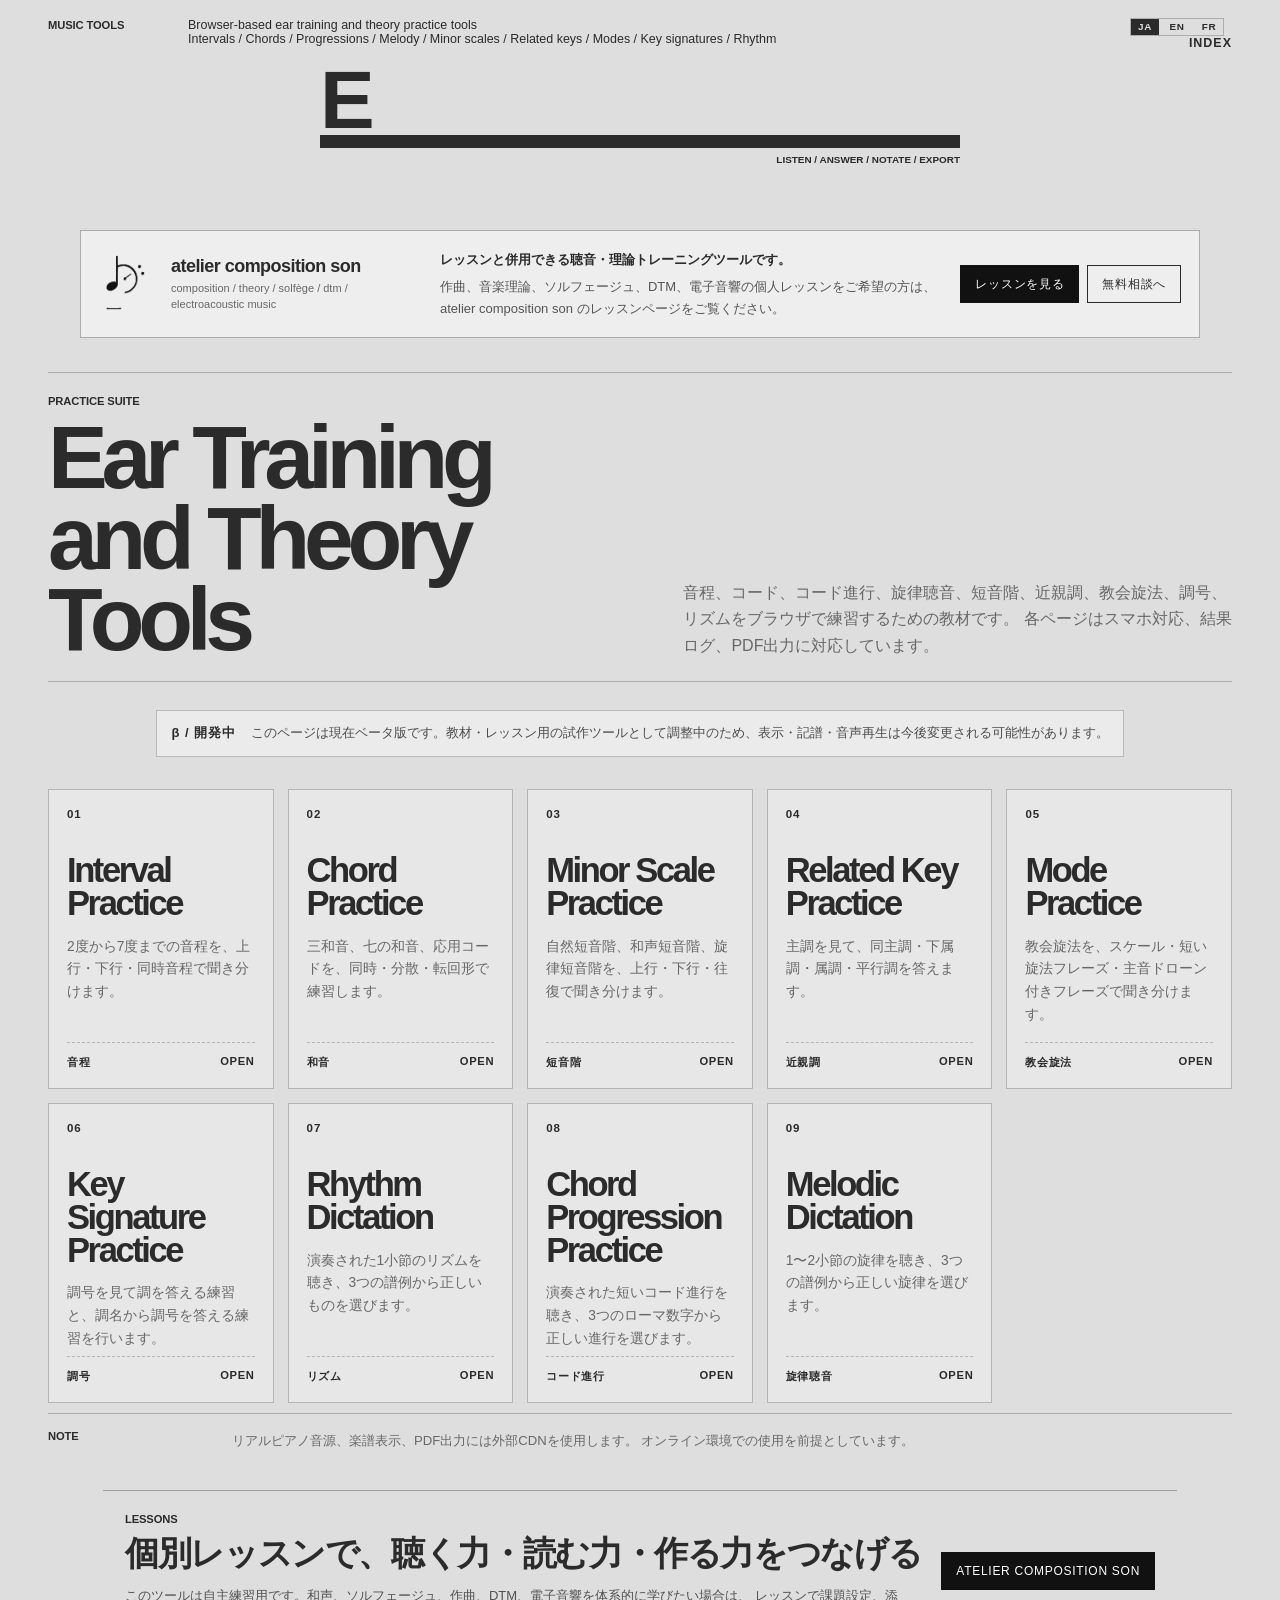
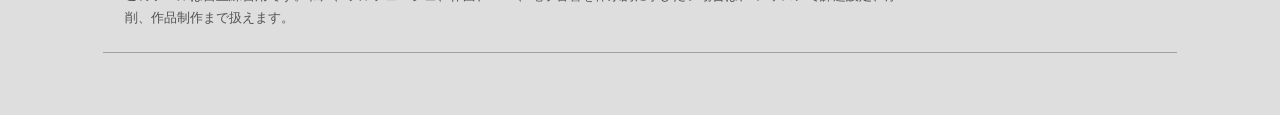
<file: index.html>
<!doctype html>
<html lang="ja">
<head>
  <meta charset="utf-8" />
  <meta name="viewport" content="width=device-width, initial-scale=1" />
  <title>Ear Training Tools | Music Practice</title>
  <link rel="stylesheet" href="style.css" />
</head>
<body>
  <main class="screen hub-screen">
    <header class="topbar">
      <div class="top-item">
        <span class="label">MUSIC TOOLS</span>
      </div>
      <div class="top-copy">
        <span>Browser-based ear training and theory practice tools</span>
        <span>Intervals / Chords / Progressions / Melody / Minor scales / Related keys / Modes / Key signatures / Rhythm</span>
      </div>
      <div class="top-count">
        <span>INDEX</span>
      </div>
    </header>

    <section class="brand-zone hub-brand">
      <div class="big-mark">E</div>
      <div class="brand-line"></div>
      <div class="brand-sub">LISTEN / ANSWER / NOTATE / EXPORT</div>
    </section>

<section class="acs-lesson-banner" aria-label="atelier composition son">
  <div class="acs-logo-block">
    <img src="assets/acs-logo.png" alt="atelier composition son" class="acs-logo-image">

    <div>
      <div class="acs-name">atelier composition son</div>
      <div class="acs-sub">composition / theory / solfège / DTM / electroacoustic music</div>
    </div>
  </div>

  <div class="acs-lesson-copy">
    <strong>レッスンと併用できる聴音・理論トレーニングツールです。</strong>
    <span>作曲、音楽理論、ソルフェージュ、DTM、電子音響の個人レッスンをご希望の方は、atelier composition son のレッスンページをご覧ください。</span>
  </div>

  <div class="acs-actions">
    <a class="acs-button primary" href="https://ateliercompositionson.com/ja/" target="_blank" rel="noopener noreferrer">レッスンを見る</a>
    <a class="acs-button" href="https://ateliercompositionson.com/ja/#contact" target="_blank" rel="noopener noreferrer">無料相談へ</a>
  </div>
</section>

    <section class="hub-intro">
      <div>
        <div class="panel-title">PRACTICE SUITE</div>
        <h1>Ear Training<br>and Theory Tools</h1>
      </div>
      <p>
        音程、コード、コード進行、旋律聴音、短音階、近親調、教会旋法、調号、リズムをブラウザで練習するための教材です。
        各ページはスマホ対応、結果ログ、PDF出力に対応しています。
      </p>
    </section>

      <div class="beta-note">
        <strong>β / 開発中</strong>
        <span>このページは現在ベータ版です。教材・レッスン用の試作ツールとして調整中のため、表示・記譜・音声再生は今後変更される可能性があります。</span>
      </div>


    <section class="tool-grid">
      <a class="tool-card" href="intervals/">
        <div class="card-number">01</div>
        <div class="card-main">
          <h2>Interval Practice</h2>
          <p>2度から7度までの音程を、上行・下行・同時音程で聞き分けます。</p>
        </div>
        <div class="card-meta">
          <span>音程</span>
          <span>OPEN</span>
        </div>
      </a>

      <a class="tool-card" href="chords/">
        <div class="card-number">02</div>
        <div class="card-main">
          <h2>Chord Practice</h2>
          <p>三和音、七の和音、応用コードを、同時・分散・転回形で練習します。</p>
        </div>
        <div class="card-meta">
          <span>和音</span>
          <span>OPEN</span>
        </div>
      </a>

      <a class="tool-card" href="minor-scales/">
        <div class="card-number">03</div>
        <div class="card-main">
          <h2>Minor Scale Practice</h2>
          <p>自然短音階、和声短音階、旋律短音階を、上行・下行・往復で聞き分けます。</p>
        </div>
        <div class="card-meta">
          <span>短音階</span>
          <span>OPEN</span>
        </div>
      </a>

      <a class="tool-card" href="related-keys/">
        <div class="card-number">04</div>
        <div class="card-main">
          <h2>Related Key Practice</h2>
          <p>主調を見て、同主調・下属調・属調・平行調を答えます。</p>
        </div>
        <div class="card-meta">
          <span>近親調</span>
          <span>OPEN</span>
        </div>
      </a>

      <a class="tool-card" href="modes/">
        <div class="card-number">05</div>
        <div class="card-main">
          <h2>Mode Practice</h2>
          <p>教会旋法を、スケール・短い旋法フレーズ・主音ドローン付きフレーズで聞き分けます。</p>
        </div>
        <div class="card-meta">
          <span>教会旋法</span>
          <span>OPEN</span>
        </div>
      </a>

      <a class="tool-card" href="key-signatures/">
        <div class="card-number">06</div>
        <div class="card-main">
          <h2>Key Signature Practice</h2>
          <p>調号を見て調を答える練習と、調名から調号を答える練習を行います。</p>
        </div>
        <div class="card-meta">
          <span>調号</span>
          <span>OPEN</span>
        </div>
      </a>

      <a class="tool-card" href="rhythm/">
        <div class="card-number">07</div>
        <div class="card-main">
          <h2>Rhythm Dictation</h2>
          <p>演奏された1小節のリズムを聴き、3つの譜例から正しいものを選びます。</p>
        </div>
        <div class="card-meta">
          <span>リズム</span>
          <span>OPEN</span>
        </div>
      </a>

      <a class="tool-card" href="progressions/">
        <div class="card-number">08</div>
        <div class="card-main">
          <h2>Chord Progression Practice</h2>
          <p>演奏された短いコード進行を聴き、3つのローマ数字から正しい進行を選びます。</p>
        </div>
        <div class="card-meta">
          <span>コード進行</span>
          <span>OPEN</span>
        </div>
      </a>
      <a class="tool-card" href="melodic/">
        <div class="card-number">09</div>
        <div class="card-main">
          <h2>Melodic Dictation</h2>
          <p>1〜2小節の旋律を聴き、3つの譜例から正しい旋律を選びます。</p>
        </div>
        <div class="card-meta">
          <span>旋律聴音</span>
          <span>OPEN</span>
        </div>
      </a>

    </section>

    <section class="hub-footer">
      <div class="panel-title">NOTE</div>
      <p>
        リアルピアノ音源、楽譜表示、PDF出力には外部CDNを使用します。
        オンライン環境での使用を前提としています。
      </p>
    </section>

    <section class="lesson-footer-cta">
      <div>
        <div class="panel-title">LESSONS</div>
        <h2>個別レッスンで、聴く力・読む力・作る力をつなげる</h2>
        <p>
          このツールは自主練習用です。和声、ソルフェージュ、作曲、DTM、電子音響を体系的に学びたい場合は、
          レッスンで課題設定、添削、作品制作まで扱えます。
        </p>
      </div>
      <a class="acs-button primary" href="https://ateliercompositionson.com/ja/" target="_blank" rel="noopener noreferrer">atelier composition son</a>
    </section>

  </main>
  <script src="lang.js"></script>
</body>
</html>
</file>
<file: style.css>
* {
  box-sizing: border-box;
}

:root {
  --bg: #dedede;
  --ink: #2b2b2b;
  --muted: #686868;
  --line: #2f2f2f;
  --soft-line: rgba(47, 47, 47, 0.28);
  --panel: rgba(235, 235, 235, 0.72);
}

html {
  font-family: Helvetica, Arial, "Noto Sans JP", sans-serif;
  background: var(--bg);
  color: var(--ink);
}

body {
  margin: 0;
  min-height: 100vh;
}

a {
  color: inherit;
}

.screen {
  width: min(1440px, 100%);
  min-height: 100vh;
  margin: 0 auto;
  padding: 28px 48px 34px;
  display: grid;
  grid-template-rows: 42px 130px auto 1fr auto;
  gap: 18px;
  overflow-x: hidden;
}

.topbar {
  display: grid;
  grid-template-columns: 140px 1fr 140px;
  align-items: start;
  font-size: 0.78rem;
  line-height: 1.15;
}

.label,
.panel-title {
  font-size: 0.7rem;
  font-weight: 800;
  letter-spacing: -0.01em;
  text-transform: uppercase;
}

.top-copy {
  display: grid;
  justify-content: start;
}

.top-count {
  text-align: right;
  font-weight: 800;
  letter-spacing: 0.08em;
}

.brand-zone {
  width: min(640px, 58vw);
  justify-self: center;
  align-self: start;
  display: grid;
  gap: 10px;
}

.big-mark {
  font-size: clamp(52px, 7vw, 82px);
  font-weight: 900;
  line-height: 0.72;
  letter-spacing: -0.08em;
}

.brand-line {
  height: 13px;
  background: var(--ink);
  width: 100%;
}

.brand-sub {
  justify-self: end;
  max-width: 220px;
  text-align: right;
  font-size: 0.62rem;
  font-weight: 800;
  line-height: 1.12;
}

.hub-intro {
  display: grid;
  grid-template-columns: 1.1fr 1fr;
  gap: 32px;
  align-items: end;
  border-top: 1px solid var(--soft-line);
  border-bottom: 1px solid var(--soft-line);
  padding: 22px 0;
}

h1 {
  margin: 10px 0 0;
  font-size: clamp(2.6rem, 7vw, 6.5rem);
  line-height: 0.9;
  letter-spacing: -0.07em;
  font-weight: 900;
}

.hub-intro p,
.hub-footer p,
.tool-card p {
  margin: 0;
  color: var(--muted);
  line-height: 1.65;
}

.tool-grid {
  display: grid;
  grid-template-columns: repeat(auto-fit, minmax(220px, 1fr));
  gap: 14px;
  align-content: stretch;
}

.tool-card {
  min-height: 300px;
  border: 1px solid var(--soft-line);
  background: var(--panel);
  text-decoration: none;
  display: grid;
  grid-template-rows: auto 1fr auto;
  padding: 18px;
  transition: transform 0.12s ease, background 0.12s ease;
}

.tool-card:hover {
  transform: translateY(-2px);
  background: rgba(255, 255, 255, 0.32);
}

.card-number {
  font-size: 0.72rem;
  font-weight: 900;
  letter-spacing: 0.08em;
  margin-bottom: 34px;
}

.card-main h2 {
  margin: 0 0 16px;
  font-size: clamp(1.5rem, 2.7vw, 2.6rem);
  line-height: 0.95;
  letter-spacing: -0.07em;
  font-weight: 900;
}

.card-main p {
  font-size: 0.86rem;
}

.card-meta {
  border-top: 1px dashed var(--soft-line);
  padding-top: 12px;
  display: flex;
  justify-content: space-between;
  gap: 12px;
  font-size: 0.7rem;
  font-weight: 900;
  letter-spacing: 0.06em;
}

.hub-footer {
  border-top: 1px solid var(--soft-line);
  display: grid;
  grid-template-columns: 160px 1fr;
  gap: 24px;
  padding-top: 16px;
  font-size: 0.82rem;
}

@media (max-width: 1100px) {
  .tool-grid {
    grid-template-columns: repeat(2, 1fr);
  }

  .tool-card {
    min-height: 240px;
  }
}

@media (max-width: 760px) {
  .screen {
    width: 100%;
    min-height: 100vh;
    padding: 16px 12px 28px;
    grid-template-rows: auto;
    gap: 14px;
  }

  .topbar {
    grid-template-columns: 1fr auto;
    gap: 8px;
  }

  .top-copy {
    display: none;
  }

  .top-count {
    font-size: 0.72rem;
  }

  .brand-zone {
    width: 100%;
    justify-self: stretch;
    gap: 7px;
  }

  .big-mark {
    font-size: clamp(42px, 20vw, 76px);
    line-height: 0.8;
  }

  .brand-line {
    height: 10px;
  }

  .brand-sub {
    justify-self: start;
    max-width: none;
    text-align: left;
    font-size: 0.56rem;
  }

  .hub-intro {
    grid-template-columns: 1fr;
    gap: 14px;
    padding: 18px 0;
  }

  h1 {
    font-size: clamp(2.4rem, 15vw, 4.8rem);
  }

  .tool-grid {
    grid-template-columns: 1fr;
    gap: 10px;
  }

  .tool-card {
    min-height: 190px;
    padding: 16px;
  }

  .card-number {
    margin-bottom: 18px;
  }

  .hub-footer {
    grid-template-columns: 1fr;
    gap: 8px;
  }
}


/* Language toggle */
.language-toggle {
  display: inline-flex;
  border: 1px solid var(--soft-line, rgba(47,47,47,0.28));
  margin-right: 4px;
}

.lang-btn {
  border: 0;
  background: transparent;
  color: var(--ink, #2b2b2b);
  padding: 3px 6px;
  font-size: 0.62rem;
  line-height: 1;
  font-weight: 900;
  letter-spacing: 0.06em;
  min-height: auto;
}

.lang-btn:hover,
.lang-btn.active {
  background: var(--ink, #2b2b2b);
  color: var(--bg, #dedede);
}


/* Compact one-screen notation layout */
.notation,
.choice-notation {
  display: flex;
  align-items: center;
  justify-content: center;
  background: #ffffff;
}

.notation svg,
.choice-notation svg {
  display: block;
  margin-left: auto;
  margin-right: auto;
  max-width: 100%;
}

.choice-list {
  gap: 6px;
}

.choice-card {
  min-height: 0;
}

@media (min-width: 761px) {
  .screen {
    padding-top: 18px;
    padding-bottom: 18px;
    gap: 10px;
  }

  .brand-zone {
    gap: 6px;
  }

  .workbench {
    gap: 12px;
  }

  .bottom-area {
    gap: 12px;
  }
}


.beta-note {
  max-width: 1120px;
  margin: 18px auto 22px;
  padding: 12px 14px;
  border: 1px solid rgba(0, 0, 0, 0.22);
  background: rgba(255, 255, 255, 0.38);
  display: flex;
  gap: 14px;
  align-items: baseline;
  font-size: 13px;
  line-height: 1.6;
}

.beta-note strong {
  letter-spacing: 0.08em;
  white-space: nowrap;
}

.beta-note span {
  opacity: 0.82;
}

@media (max-width: 720px) {
  .beta-note {
    margin: 14px 12px 18px;
    display: block;
  }

  .beta-note strong {
    display: block;
    margin-bottom: 4px;
  }
}


/* atelier composition son lesson lead */
.acs-lesson-banner {
  max-width: 1120px;
  margin: 20px auto 24px;
  padding: 18px;
  border: 1px solid rgba(0, 0, 0, 0.28);
  background: rgba(255, 255, 255, 0.48);
  display: grid;
  grid-template-columns: minmax(260px, 0.9fr) minmax(320px, 1.4fr) auto;
  gap: 18px;
  align-items: center;
}

.acs-logo-block {
  display: flex;
  align-items: center;
  gap: 14px;
  min-width: 0;
}

.acs-logo-mark {
  width: 58px;
  height: 58px;
  border: 1.5px solid currentColor;
  border-radius: 50%;
  display: grid;
  place-items: center;
  font-size: 17px;
  letter-spacing: -0.04em;
  font-weight: 700;
  text-transform: lowercase;
}

.acs-name {
  font-size: 18px;
  letter-spacing: -0.03em;
  font-weight: 700;
  text-transform: lowercase;
}

.acs-sub {
  margin-top: 4px;
  font-size: 11px;
  line-height: 1.4;
  opacity: 0.68;
  text-transform: lowercase;
}

.acs-lesson-copy {
  display: grid;
  gap: 6px;
  font-size: 13px;
  line-height: 1.65;
}

.acs-lesson-copy span {
  opacity: 0.78;
}

.acs-actions {
  display: flex;
  gap: 8px;
  flex-wrap: wrap;
  justify-content: flex-end;
}

.acs-button {
  display: inline-flex;
  justify-content: center;
  align-items: center;
  min-height: 38px;
  padding: 0 14px;
  border: 1px solid currentColor;
  text-decoration: none;
  color: inherit;
  font-size: 12px;
  letter-spacing: 0.06em;
  text-transform: uppercase;
  white-space: nowrap;
}

.acs-button.primary {
  background: #111;
  color: #fff;
  border-color: #111;
}

.lesson-footer-cta {
  max-width: 1120px;
  margin: 28px auto 44px;
  padding: 22px;
  border-top: 1px solid rgba(0, 0, 0, 0.28);
  border-bottom: 1px solid rgba(0, 0, 0, 0.28);
  display: grid;
  grid-template-columns: 1fr auto;
  gap: 20px;
  align-items: center;
}

.lesson-footer-cta h2 {
  margin: 6px 0 8px;
  font-size: clamp(22px, 3vw, 34px);
  letter-spacing: -0.04em;
}

.lesson-footer-cta p {
  margin: 0;
  max-width: 780px;
  font-size: 13px;
  line-height: 1.75;
  opacity: 0.78;
}

.acs-logo-image {
  width: 58px;
  height: 58px;
  object-fit: contain;
  display: block;
  flex: 0 0 auto;
}

@media (max-width: 900px) {
  .acs-lesson-banner {
    margin: 16px 12px 20px;
    grid-template-columns: 1fr;
  }

  .acs-actions {
    justify-content: flex-start;
  }

  .lesson-footer-cta {
    margin: 24px 12px 36px;
    grid-template-columns: 1fr;
  }
}


.language-toggle {
  display: inline-flex;
  gap: 4px;
  margin-right: 8px;
}
.lang-btn {
  min-width: 28px;
}
</file>
